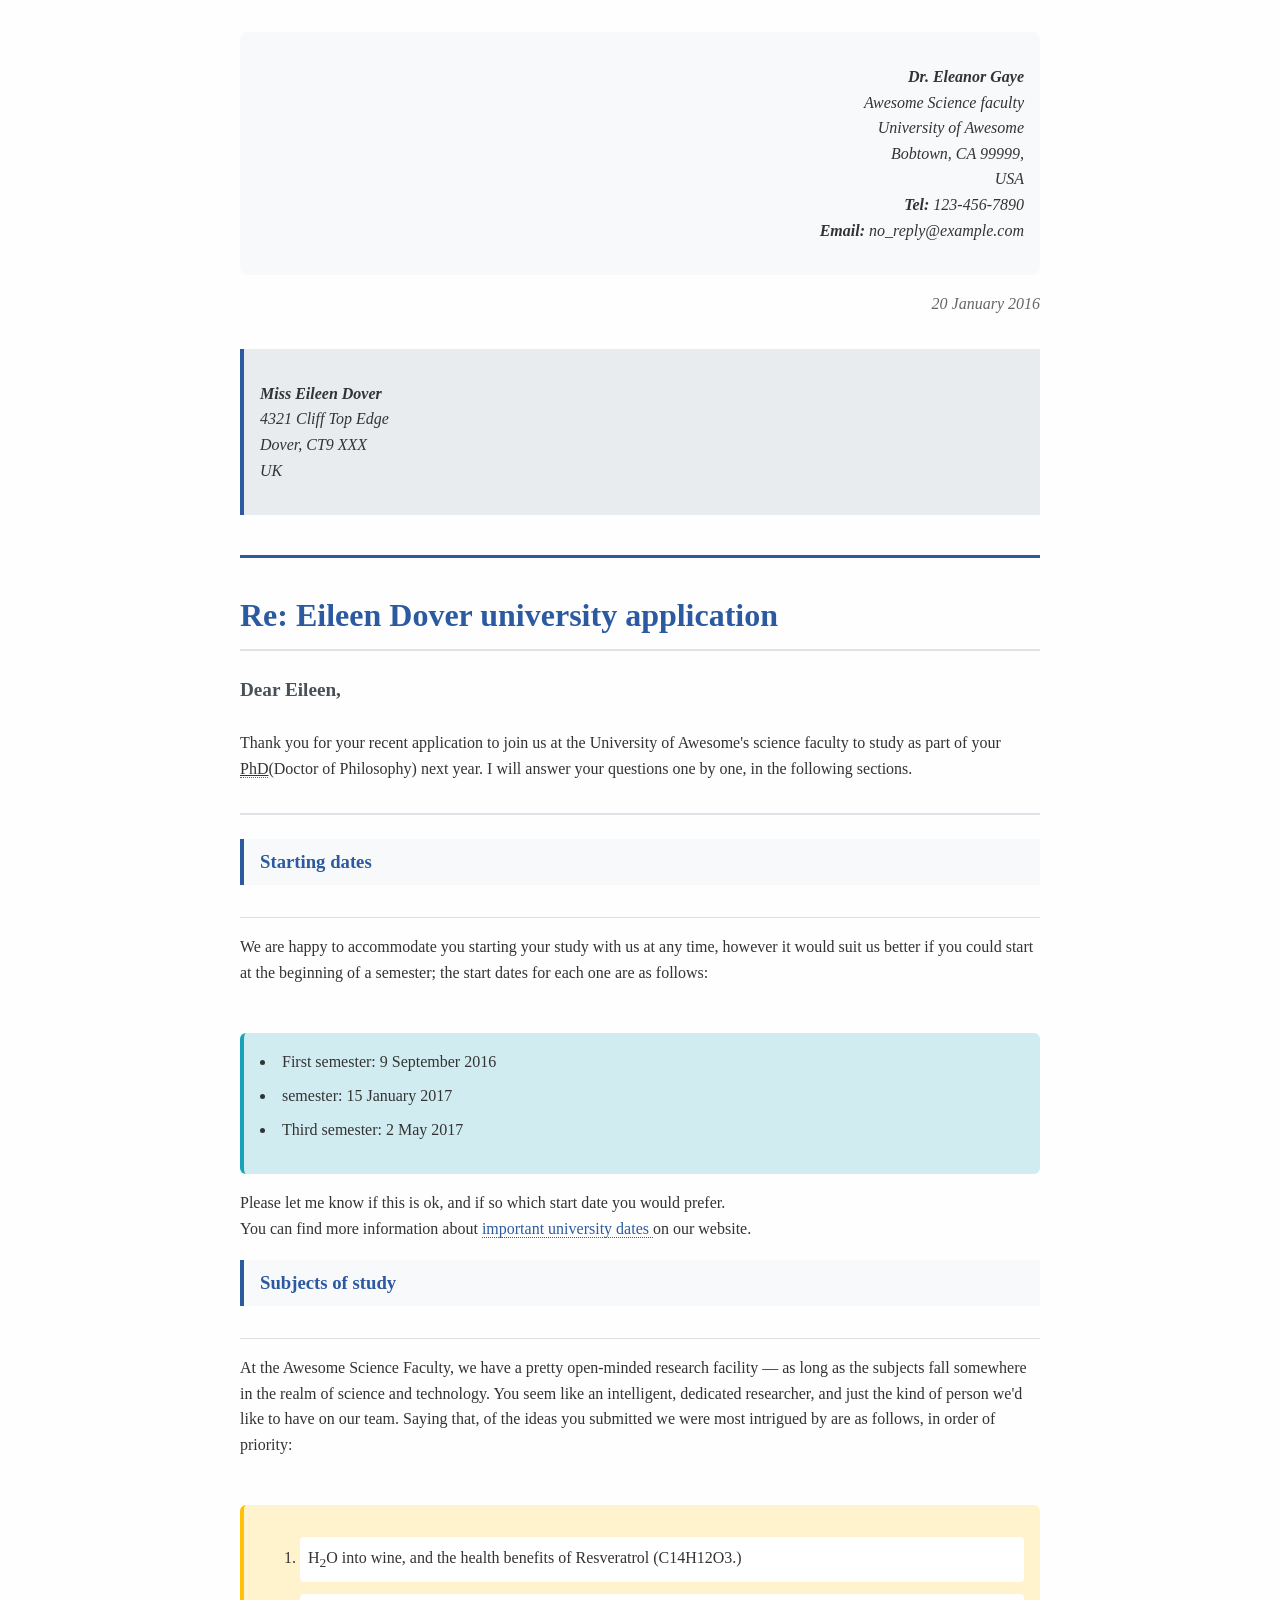
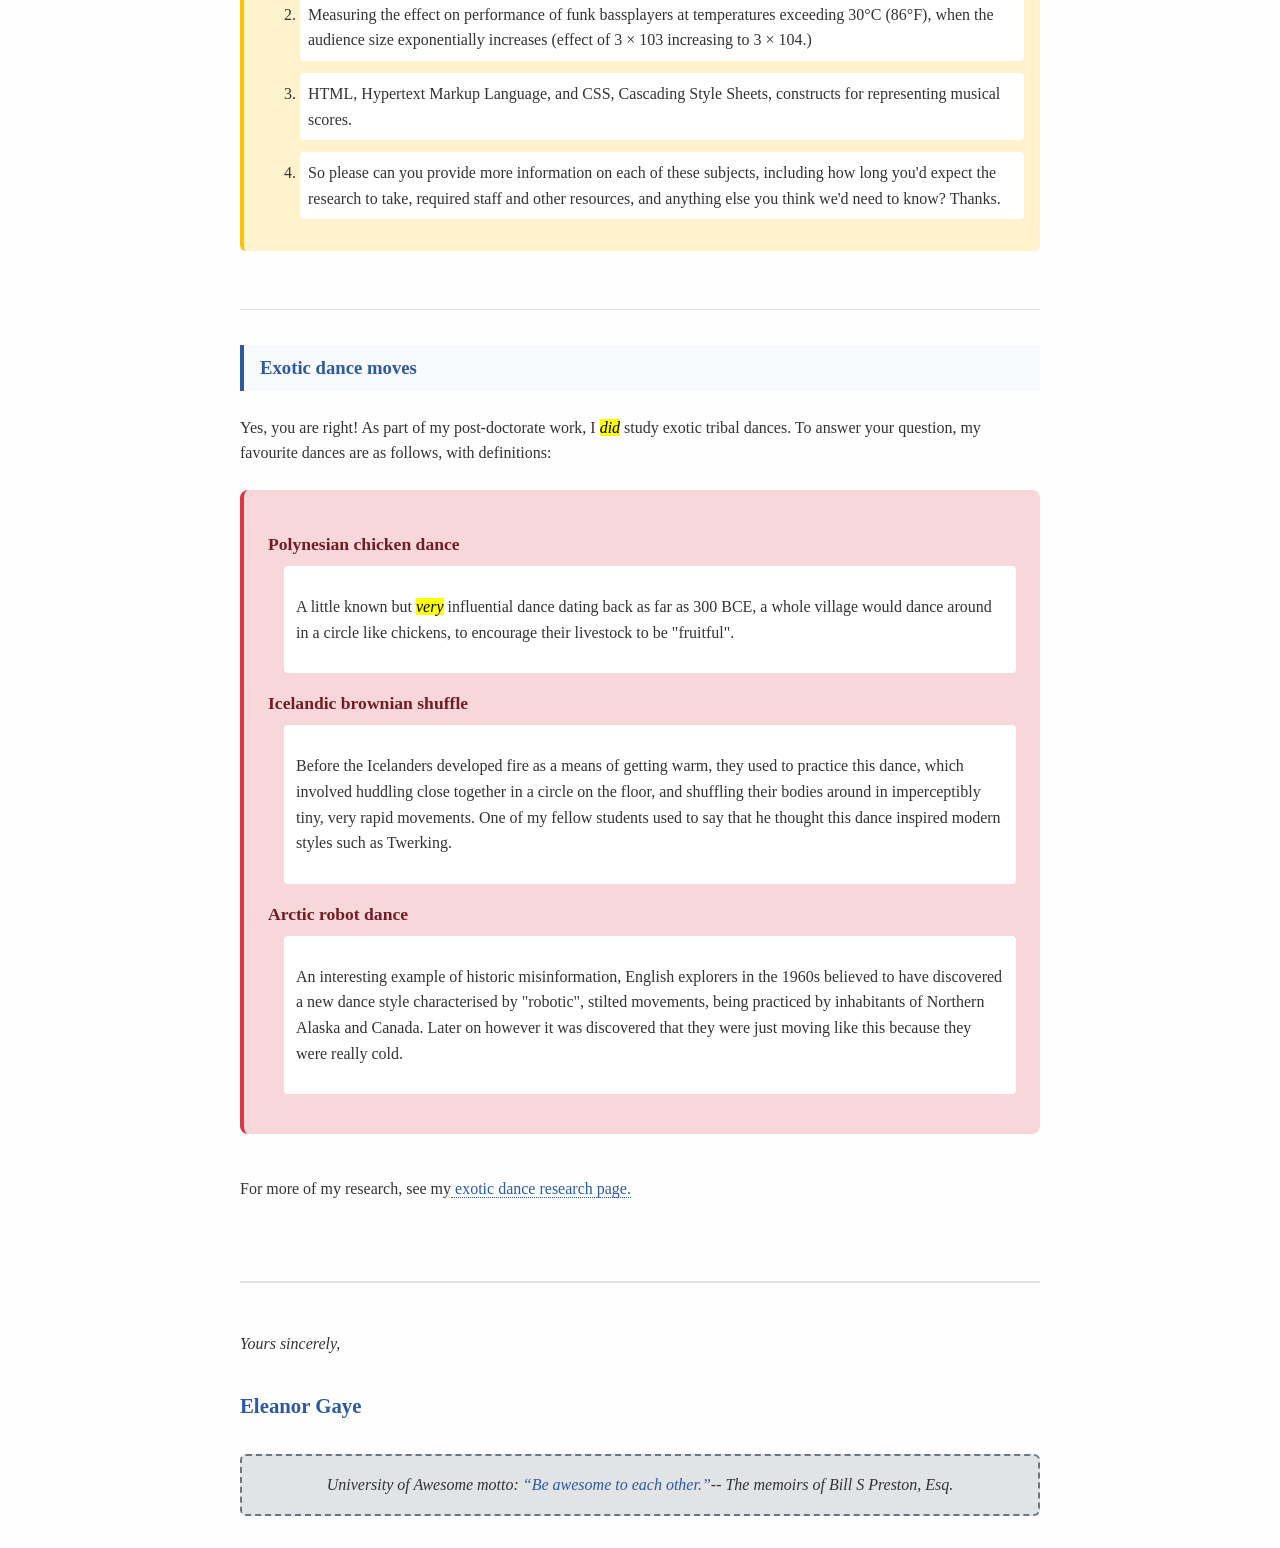
<file: tutorial_1/tutorial_1_cha.html>
<!doctype html> 
<html lang="en-US">
    <head>
        <link href="tutorial_1_letter_styles.css" rel="stylesheet" />
        <meta charset="utf-8" />
        <title>Eileen Dover university application</title>
    </head>

<body class="letter-document">
    <div class="sender-info">
        <p>
            <i><strong> Dr. Eleanor Gaye </strong> <br />
            Awesome Science faculty <br />
            University of Awesome <br /> 
            Bobtown, CA 99999, <br />
            USA</i><br />
            <i><strong>Tel:</strong> 123-456-7890 <br />
            <strong>Email:</strong> no_reply@example.com </i>
            
        </p>
    </div>

    <div class="letter-date">20 January 2016 </div>

    <div class="recipient-info">
        <p><i>
            <strong>Miss Eileen Dover</strong><br>
        4321 Cliff Top Edge <br>
        Dover, CT9 XXX <br>
        UK
        </i></p>
    </div>
    
    <div class="letter-header"></div>
    <h1 class="letter-subject"> Re: Eileen Dover university application </h1>
    <div>
    <h2 class="letter-greeting">Dear Eileen,</h2>
    <p class="letter-paragraph">Thank you for your recent application to join us at the University of Awesome's science faculty to study as part of your <u class="abbreviation">PhD</u>(Doctor of Philosophy) next year. I will answer your questions one by one, in the following sections.</p>
    <div class="letter-subject"></div>
    </div>
    
    <div>
    <h3 class="section-heading">Starting dates</h3> 
    <p class="content-section">We are happy to accommodate you starting your study with us at any time, however it would suit us better if you could start at the beginning of a semester; the start dates for each one are as follows:</p>
    <div class="semester-dates"> 
        <li>First semester: 9 September 2016<br>
        <li> semester: 15 January 2017<br>
        <li>Third semester: 2 May 2017</p> 
        </li>
    </div>

    <p>Please let me know if this is ok, and if so which start date you would prefer.<br> You can find more information about <u class="letter-link"> important university dates </u> on our website.</p>
    </div>
        <h3 class="section-heading">Subjects of study</h3> 
        
        <p class="content-section">At the Awesome Science Faculty, we have a pretty open-minded research facility — as long as the subjects fall somewhere in the realm of science and technology. You seem like an intelligent, dedicated researcher, and just the kind of person we'd like to have on our team. Saying that, of the ideas you submitted we were most intrigued by are as follows, in order of priority:</p>
        
        <div class="priority-list"> 
                <ol> 
            <li>H<sub>2</sub>O into wine, and the health benefits of Resveratrol (C14H12O3.)</li>
            <li>Measuring the effect on performance of funk bassplayers at temperatures exceeding 30°C (86°F), when the audience size exponentially increases (effect of 3 × 103 increasing to 3 × 104.)
            <li>HTML, Hypertext Markup Language, and CSS, Cascading Style Sheets, constructs for representing musical scores.</li>
            <li>So please can you provide more information on each of these subjects, including how long you'd expect the research to take, required staff and other resources, and anything else you think we'd need to know? Thanks.</li>
        </div>
    <br>
    
    <div>
    <div class="content-section">
        <h3 class="section-heading">Exotic dance moves</h3>
        <div class="letter-paragraph"> Yes, you are right! As part of my post-doctorate work, I <mark><i>did</i></mark> study exotic tribal dances. To answer your question, my favourite dances are as follows, with definitions:</div>
        
        <div class="dance-definitions"> 
            <p class="dance-term"> Polynesian chicken dance</p>
            <div class="dance-definition"><p>A little known but <mark><i>very</i></mark> influential dance dating back as far as 300 BCE, a whole village would dance around in a circle like chickens, to encourage their livestock to be "fruitful".</p></div>
            <p class="dance-term">Icelandic brownian shuffle</p>
            <div class="dance-definition"><p>Before the Icelanders developed fire as a means of getting warm, they used to practice this dance, which involved huddling close together in a circle on the floor, and shuffling their bodies around in imperceptibly tiny, very rapid movements. One of my fellow students used to say that he thought this dance inspired modern styles such as Twerking.</p></div>
            <p class="dance-term">Arctic robot dance</p>
            <div class="dance-definition"><p>An interesting example of historic misinformation, English explorers in the 1960s believed to have discovered a new dance style characterised by "robotic", stilted movements, being practiced by inhabitants of Northern Alaska and Canada. Later on however it was discovered that they were just moving like this because they were really cold.</p></div>
    </div>
    <br>
    <p>For more of my research, see my<u class="letter-link"> exotic dance research page.</u></p>
    </div>
    <div class="letter-closing"> 
        <p class="closing-phrase"> Yours sincerely,</p>
        <p class="signature"> Eleanor Gaye </p>
    </div>
    
    <div class="university-motto"> University of Awesome motto: <q class="inline-quote">Be awesome to each other.</q>-- The memoirs of Bill S Preston, Esq.</div>
</body>
</html>
</file>
<file: tutorial_1/tutorial_1_letter_styles.css>
/* =====================================================
   TUTORIAL 2: CSS DETECTIVE CHALLENGE
   =====================================================
   
   Add the correct CSS classes to your HTML 
   letter so it matches this styling specification.
   
   Look at each selector below and figure out what HTML
   elements need which classes to make this work
 
   ===================================================== */

/* DOCUMENT FOUNDATION */
.letter-document {
    max-width: 800px;
    margin: 0 auto;
    padding: 2rem;
    font-family: Georgia, 'Times New Roman', serif;
    line-height: 1.6;
    color: #333;
    background-color: #fefefe;
}

/* LETTER HEADER STYLING */
.letter-header {
    border-bottom: 3px solid #2c5aa0;
    margin-bottom: 2rem;
    padding-bottom: 1rem;
}

.sender-info {
    text-align: right;
    background-color: #f8f9fa;
    padding: 1rem;
    border-radius: 8px;
    margin-bottom: 1rem;
}

.letter-date {
    text-align: right;
    font-style: italic;
    color: #666;
    margin-bottom: 2rem;
}

.recipient-info {
    background-color: #e9ecef;
    padding: 1rem;
    border-left: 4px solid #2c5aa0;
    margin-bottom: 1.5rem;
}

/* MAIN CONTENT STYLING */
.letter-subject {
    color: #2c5aa0;
    border-bottom: 2px solid #dee2e6;
    padding-bottom: 0.5rem;
    margin-bottom: 1.5rem;
}

.letter-greeting {
    font-size: 1.2rem;
    font-weight: bold;
    color: #495057;
}

.letter-paragraph {
    margin: 1.5rem 0;
}

/* SECTION STYLING */
.content-section {
    margin: 2rem 0;
    padding: 1rem 0;
    border-top: 1px solid #dee2e6;
}

.section-heading {
    color: #2c5aa0;
    background-color: #f8f9fa;
    padding: 0.5rem 1rem;
    border-left: 4px solid #2c5aa0;
    margin-bottom: 1rem;
}

/* LIST STYLING */
.priority-list {
    background-color: #fff3cd;
    padding: 1rem;
    border-radius: 6px;
    border-left: 4px solid #ffc107;
}

.priority-list li {
    margin-bottom: 0.75rem;
    padding: 0.5rem;
    background-color: white;
    border-radius: 4px;
}

.semester-dates {
    background-color: #d1ecf1;
    padding: 1rem;
    border-radius: 6px;
    border-left: 4px solid #17a2b8;
}

.semester-dates li {
    margin-bottom: 0.5rem;
    font-weight: 500;
}

/* DEFINITION LIST STYLING */
.dance-definitions {
    background-color: #f8d7da;
    padding: 1.5rem;
    border-radius: 8px;
    border-left: 4px solid #dc3545;
}

.dance-term {
    font-weight: bold;
    color: #721c24;
    font-size: 1.1rem;
    margin-top: 1rem;
    margin-bottom: 0.5rem;
}

.dance-definition {
    margin-left: 1rem;
    padding: 0.75rem;
    background-color: white;
    border-radius: 4px;
    margin-bottom: 1rem;
}

/* LETTER CLOSING */
.letter-closing {
    margin-top: 3rem;
    padding-top: 2rem;
    border-top: 2px solid #dee2e6;
}

.closing-phrase {
    font-style: italic;
    margin-bottom: 2rem;
}

.signature {
    font-size: 1.3rem;
    font-weight: bold;
    color: #2c5aa0;
    margin-bottom: 2rem;
}

.university-motto {
    background-color: #e2e3e5;
    padding: 1rem;
    border-radius: 6px;
    text-align: center;
    font-style: italic;
    border: 2px dashed #6c757d;
}

/* LINK STYLING */
.letter-link {
    color: #2c5aa0;
    text-decoration: none;
    border-bottom: 1px dotted #2c5aa0;
}

.letter-link:focus {
    outline: 2px solid #ffc107;
    outline-offset: 2px;
}

/* EMPHASIS AND FORMATTING */
.abbreviation {
    border-bottom: 1px dotted #666;
    cursor: help;
}

.subscript, .superscript {
    font-size: 0.8em;
}

.emphasis {
    background-color: #fff3cd;
    padding: 0.1rem 0.2rem;
    border-radius: 2px;
}

.citation {
    font-style: italic;
    color: #666;
}

.inline-quote {
    font-style: italic;
    color: #2c5aa0;
}

/* RESPONSIVE DESIGN */
@media (max-width: 600px) {
    .letter-document {
        padding: 1rem;
    }
    
    .sender-info,
    .recipient-info {
        padding: 0.75rem;
    }
    
    .letter-subject {
        font-size: 1.3rem;
    }
}
</file>
